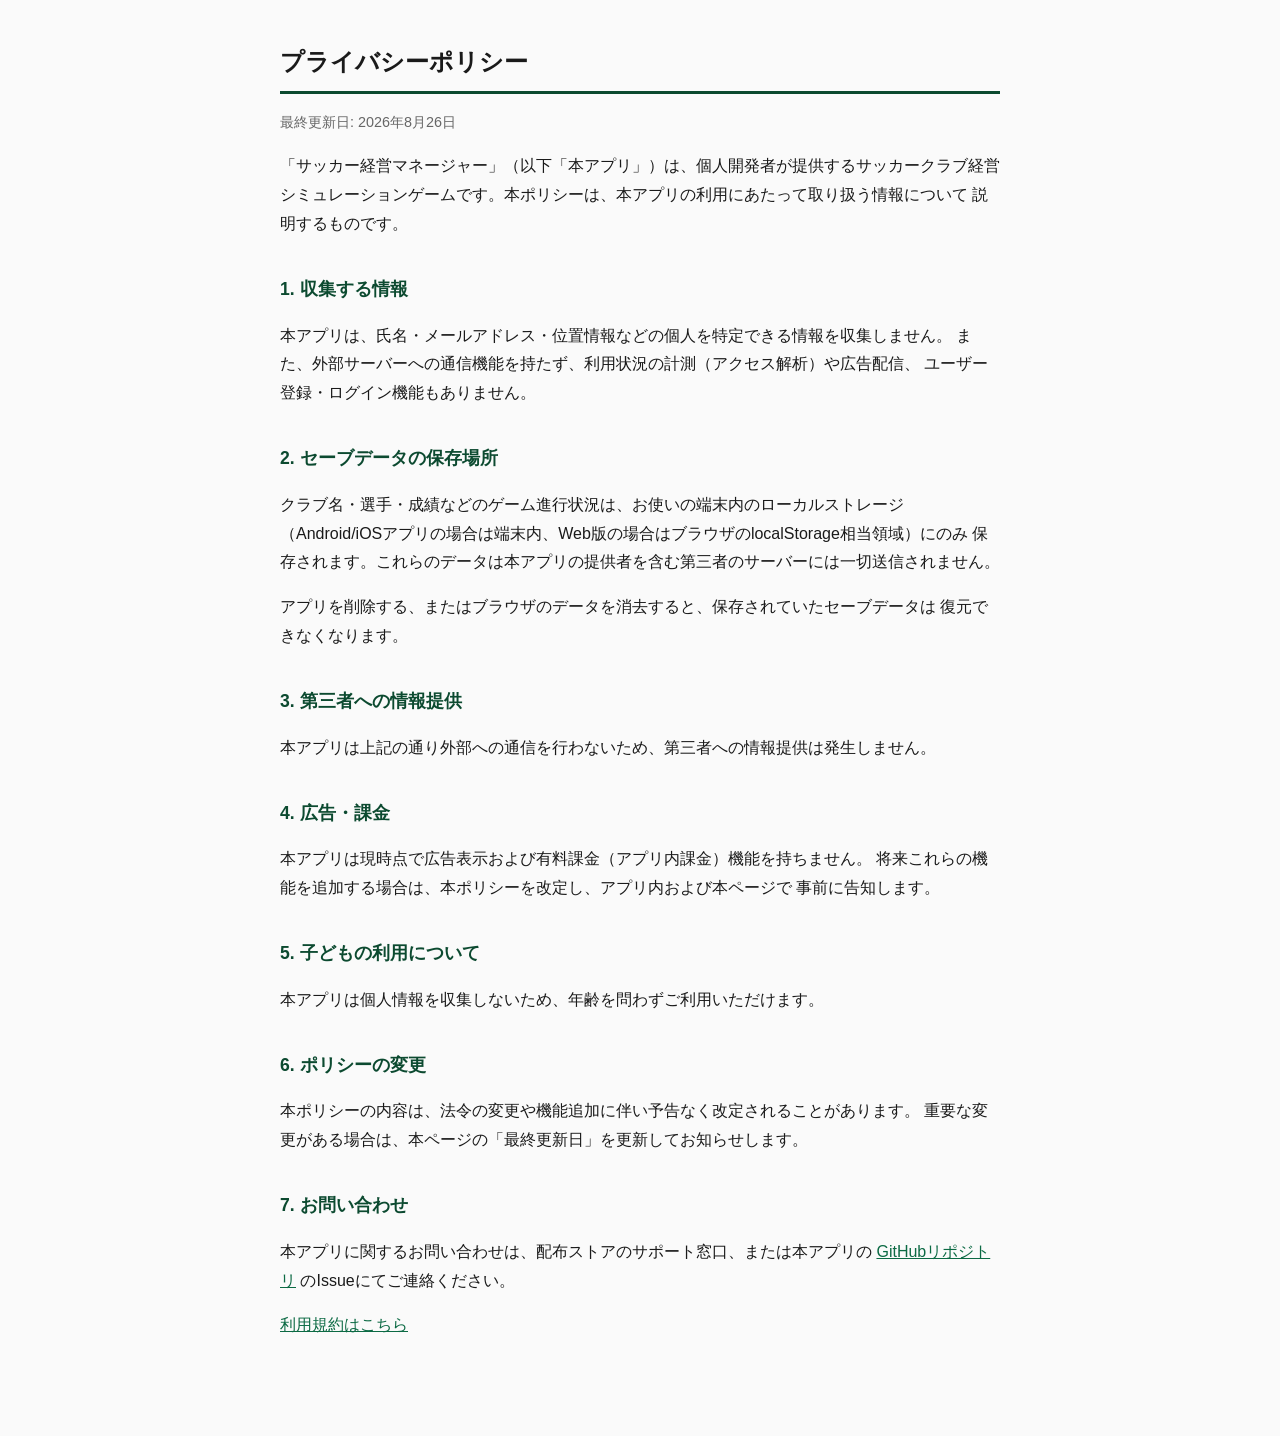
<file: PJT003-soccer-manager/legal/privacy.html>
<!doctype html>
<html lang="ja">
<head>
<meta charset="utf-8">
<meta name="viewport" content="width=device-width, initial-scale=1">
<title>プライバシーポリシー | サッカー経営マネージャー</title>
<style>
  body { font-family: -apple-system, BlinkMacSystemFont, "Hiragino Sans", "Yu Gothic", sans-serif; line-height: 1.8; max-width: 720px; margin: 0 auto; padding: 24px 20px 80px; color: #1a1a1a; background: #fafafa; }
  h1 { font-size: 1.5rem; border-bottom: 3px solid #0c4a30; padding-bottom: 8px; }
  h2 { font-size: 1.1rem; margin-top: 2em; color: #0c4a30; }
  .updated { color: #666; font-size: 0.9rem; }
  ul { padding-left: 1.4em; }
  a { color: #0c6a44; }
</style>
</head>
<body>
<h1>プライバシーポリシー</h1>
<p class="updated">最終更新日: 2026年8月26日</p>

<p>
「サッカー経営マネージャー」（以下「本アプリ」）は、個人開発者が提供するサッカークラブ経営
シミュレーションゲームです。本ポリシーは、本アプリの利用にあたって取り扱う情報について
説明するものです。
</p>

<h2>1. 収集する情報</h2>
<p>
本アプリは、氏名・メールアドレス・位置情報などの個人を特定できる情報を収集しません。
また、外部サーバーへの通信機能を持たず、利用状況の計測（アクセス解析）や広告配信、
ユーザー登録・ログイン機能もありません。
</p>

<h2>2. セーブデータの保存場所</h2>
<p>
クラブ名・選手・成績などのゲーム進行状況は、お使いの端末内のローカルストレージ
（Android/iOSアプリの場合は端末内、Web版の場合はブラウザのlocalStorage相当領域）にのみ
保存されます。これらのデータは本アプリの提供者を含む第三者のサーバーには一切送信されません。
</p>
<p>
アプリを削除する、またはブラウザのデータを消去すると、保存されていたセーブデータは
復元できなくなります。
</p>

<h2>3. 第三者への情報提供</h2>
<p>
本アプリは上記の通り外部への通信を行わないため、第三者への情報提供は発生しません。
</p>

<h2>4. 広告・課金</h2>
<p>
本アプリは現時点で広告表示および有料課金（アプリ内課金）機能を持ちません。
将来これらの機能を追加する場合は、本ポリシーを改定し、アプリ内および本ページで
事前に告知します。
</p>

<h2>5. 子どもの利用について</h2>
<p>
本アプリは個人情報を収集しないため、年齢を問わずご利用いただけます。
</p>

<h2>6. ポリシーの変更</h2>
<p>
本ポリシーの内容は、法令の変更や機能追加に伴い予告なく改定されることがあります。
重要な変更がある場合は、本ページの「最終更新日」を更新してお知らせします。
</p>

<h2>7. お問い合わせ</h2>
<p>
本アプリに関するお問い合わせは、配布ストアのサポート窓口、または本アプリの
<a href="https://github.com/nami0817kk-arch/kabu-agari-ranking">GitHubリポジトリ</a>
のIssueにてご連絡ください。
</p>

<p><a href="./terms.html">利用規約はこちら</a></p>
</body>
</html>
</file>
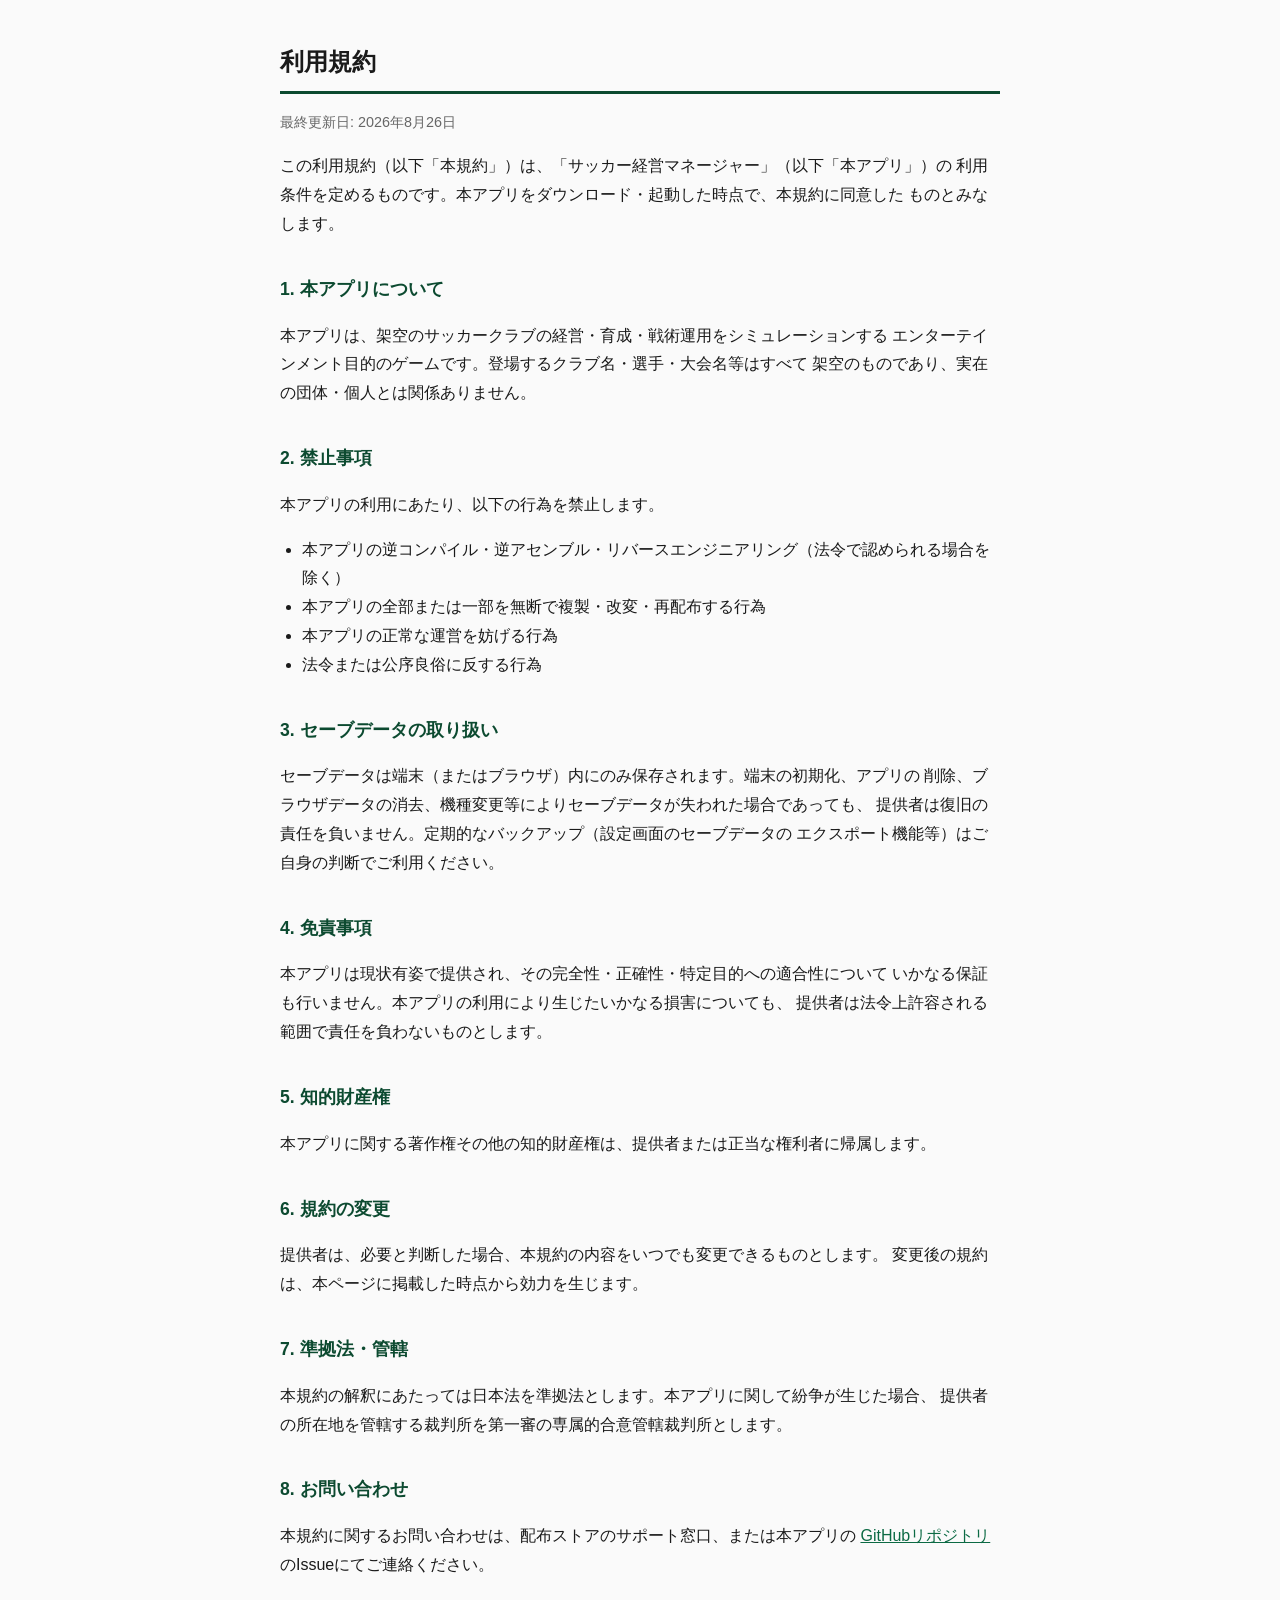
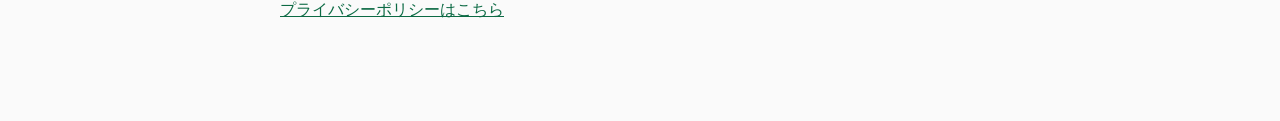
<file: PJT003-soccer-manager/legal/terms.html>
<!doctype html>
<html lang="ja">
<head>
<meta charset="utf-8">
<meta name="viewport" content="width=device-width, initial-scale=1">
<title>利用規約 | サッカー経営マネージャー</title>
<style>
  body { font-family: -apple-system, BlinkMacSystemFont, "Hiragino Sans", "Yu Gothic", sans-serif; line-height: 1.8; max-width: 720px; margin: 0 auto; padding: 24px 20px 80px; color: #1a1a1a; background: #fafafa; }
  h1 { font-size: 1.5rem; border-bottom: 3px solid #0c4a30; padding-bottom: 8px; }
  h2 { font-size: 1.1rem; margin-top: 2em; color: #0c4a30; }
  .updated { color: #666; font-size: 0.9rem; }
  ul { padding-left: 1.4em; }
  a { color: #0c6a44; }
</style>
</head>
<body>
<h1>利用規約</h1>
<p class="updated">最終更新日: 2026年8月26日</p>

<p>
この利用規約（以下「本規約」）は、「サッカー経営マネージャー」（以下「本アプリ」）の
利用条件を定めるものです。本アプリをダウンロード・起動した時点で、本規約に同意した
ものとみなします。
</p>

<h2>1. 本アプリについて</h2>
<p>
本アプリは、架空のサッカークラブの経営・育成・戦術運用をシミュレーションする
エンターテインメント目的のゲームです。登場するクラブ名・選手・大会名等はすべて
架空のものであり、実在の団体・個人とは関係ありません。
</p>

<h2>2. 禁止事項</h2>
<p>本アプリの利用にあたり、以下の行為を禁止します。</p>
<ul>
  <li>本アプリの逆コンパイル・逆アセンブル・リバースエンジニアリング（法令で認められる場合を除く）</li>
  <li>本アプリの全部または一部を無断で複製・改変・再配布する行為</li>
  <li>本アプリの正常な運営を妨げる行為</li>
  <li>法令または公序良俗に反する行為</li>
</ul>

<h2>3. セーブデータの取り扱い</h2>
<p>
セーブデータは端末（またはブラウザ）内にのみ保存されます。端末の初期化、アプリの
削除、ブラウザデータの消去、機種変更等によりセーブデータが失われた場合であっても、
提供者は復旧の責任を負いません。定期的なバックアップ（設定画面のセーブデータの
エクスポート機能等）はご自身の判断でご利用ください。
</p>

<h2>4. 免責事項</h2>
<p>
本アプリは現状有姿で提供され、その完全性・正確性・特定目的への適合性について
いかなる保証も行いません。本アプリの利用により生じたいかなる損害についても、
提供者は法令上許容される範囲で責任を負わないものとします。
</p>

<h2>5. 知的財産権</h2>
<p>
本アプリに関する著作権その他の知的財産権は、提供者または正当な権利者に帰属します。
</p>

<h2>6. 規約の変更</h2>
<p>
提供者は、必要と判断した場合、本規約の内容をいつでも変更できるものとします。
変更後の規約は、本ページに掲載した時点から効力を生じます。
</p>

<h2>7. 準拠法・管轄</h2>
<p>
本規約の解釈にあたっては日本法を準拠法とします。本アプリに関して紛争が生じた場合、
提供者の所在地を管轄する裁判所を第一審の専属的合意管轄裁判所とします。
</p>

<h2>8. お問い合わせ</h2>
<p>
本規約に関するお問い合わせは、配布ストアのサポート窓口、または本アプリの
<a href="https://github.com/nami0817kk-arch/kabu-agari-ranking">GitHubリポジトリ</a>
のIssueにてご連絡ください。
</p>

<p><a href="./privacy.html">プライバシーポリシーはこちら</a></p>
</body>
</html>
</file>
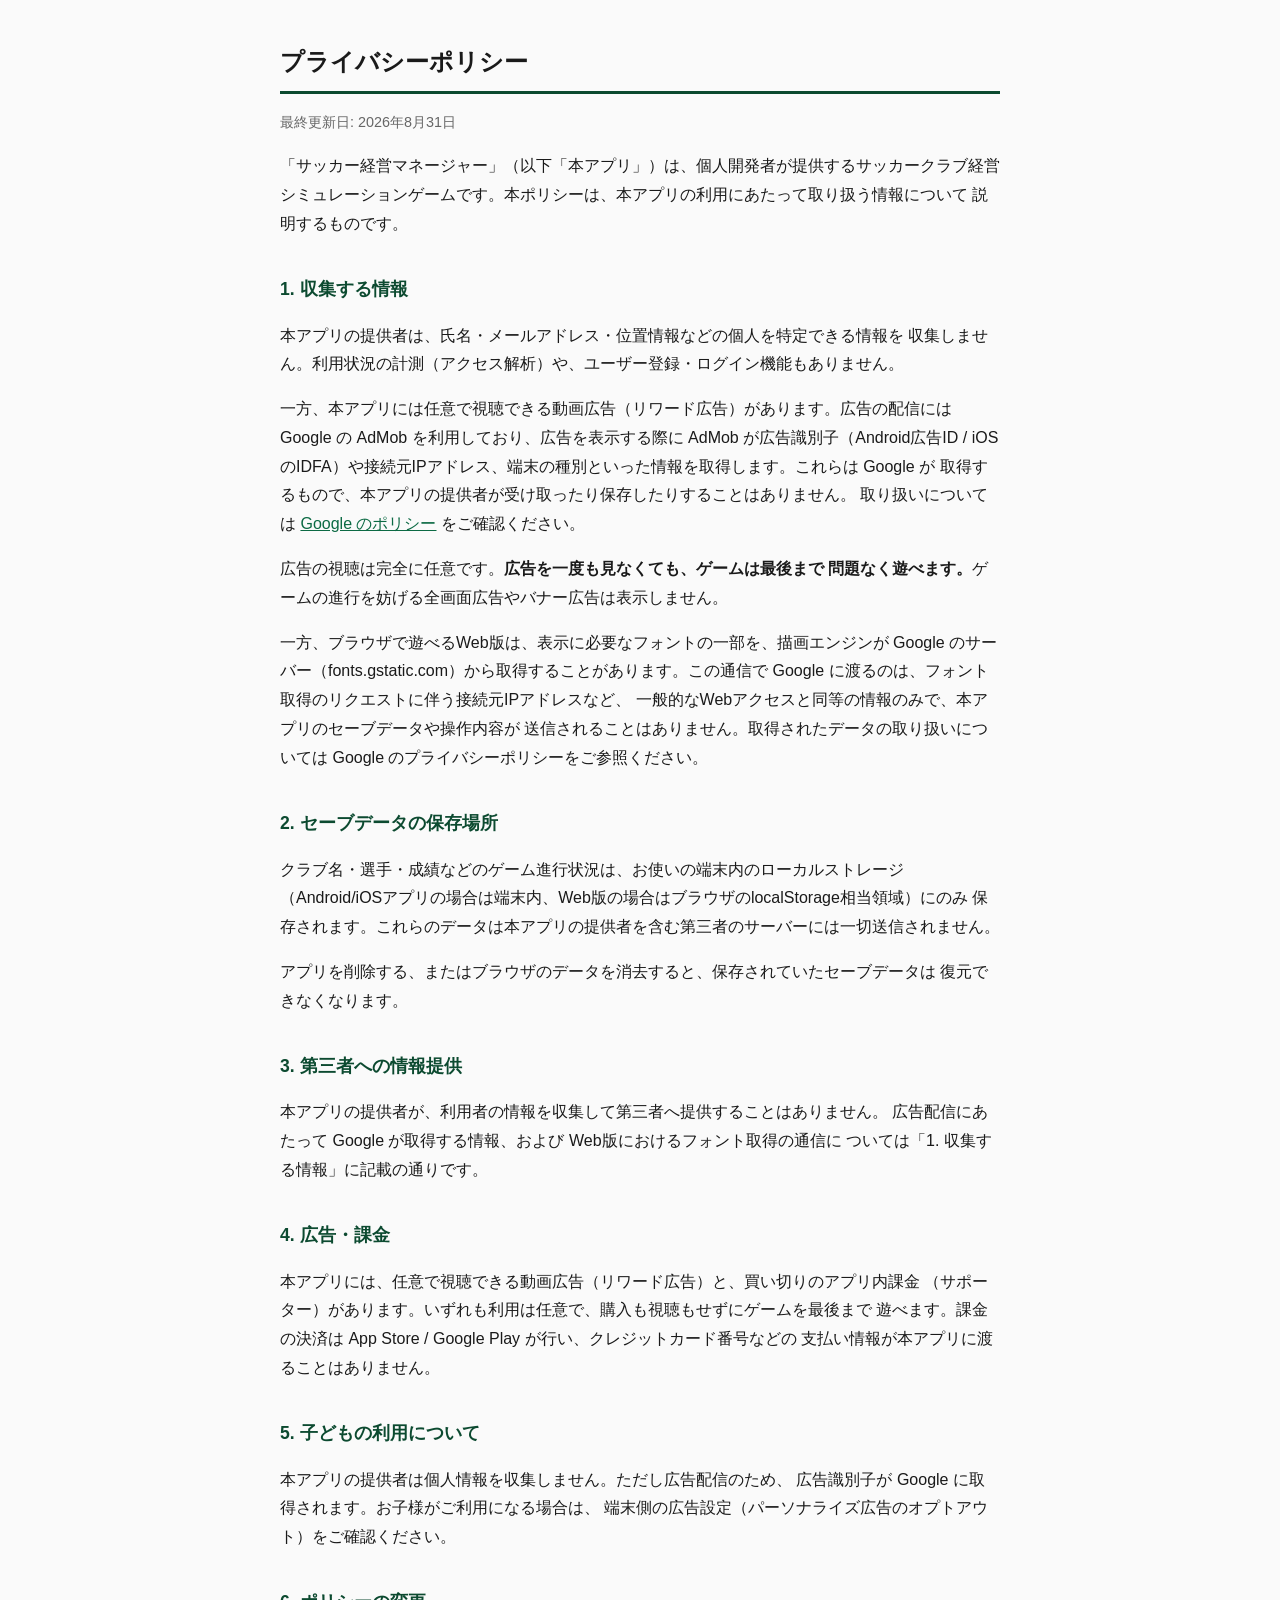
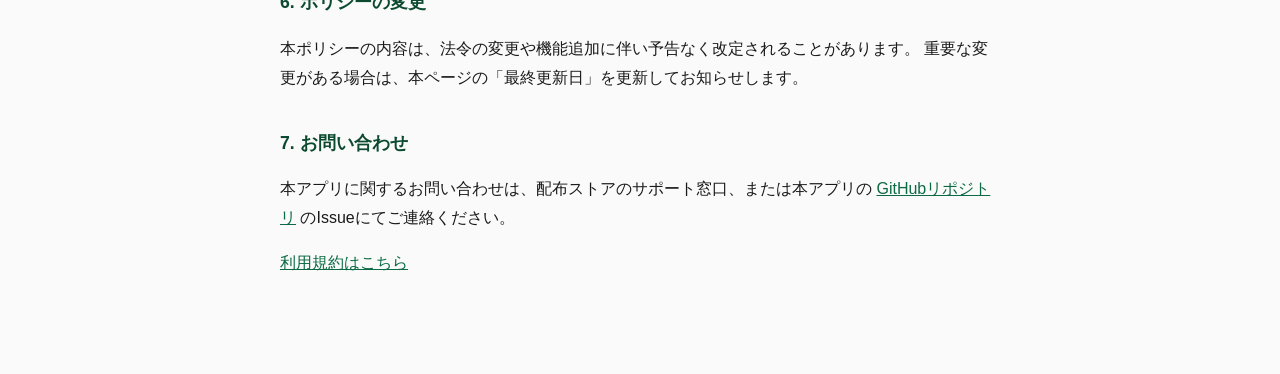
<file: projects/PJT003-soccer-manager/legal/privacy.html>
<!doctype html>
<html lang="ja">
<head>
<meta charset="utf-8">
<meta name="viewport" content="width=device-width, initial-scale=1">
<title>プライバシーポリシー | サッカー経営マネージャー</title>
<style>
  body { font-family: -apple-system, BlinkMacSystemFont, "Hiragino Sans", "Yu Gothic", sans-serif; line-height: 1.8; max-width: 720px; margin: 0 auto; padding: 24px 20px 80px; color: #1a1a1a; background: #fafafa; }
  h1 { font-size: 1.5rem; border-bottom: 3px solid #0c4a30; padding-bottom: 8px; }
  h2 { font-size: 1.1rem; margin-top: 2em; color: #0c4a30; }
  .updated { color: #666; font-size: 0.9rem; }
  ul { padding-left: 1.4em; }
  a { color: #0c6a44; }
</style>
</head>
<body>
<h1>プライバシーポリシー</h1>
<p class="updated">最終更新日: 2026年8月31日</p>

<p>
「サッカー経営マネージャー」（以下「本アプリ」）は、個人開発者が提供するサッカークラブ経営
シミュレーションゲームです。本ポリシーは、本アプリの利用にあたって取り扱う情報について
説明するものです。
</p>

<h2>1. 収集する情報</h2>
<p>
本アプリの提供者は、氏名・メールアドレス・位置情報などの個人を特定できる情報を
収集しません。利用状況の計測（アクセス解析）や、ユーザー登録・ログイン機能もありません。
</p>
<p>
一方、本アプリには任意で視聴できる動画広告（リワード広告）があります。広告の配信には
Google の AdMob を利用しており、広告を表示する際に AdMob が広告識別子（Android広告ID /
iOSのIDFA）や接続元IPアドレス、端末の種別といった情報を取得します。これらは Google が
取得するもので、本アプリの提供者が受け取ったり保存したりすることはありません。
取り扱いについては
<a href="https://policies.google.com/technologies/partner-sites">Google のポリシー</a>
をご確認ください。
</p>
<p>
広告の視聴は完全に任意です。<strong>広告を一度も見なくても、ゲームは最後まで
問題なく遊べます。</strong>ゲームの進行を妨げる全画面広告やバナー広告は表示しません。
</p>
<p>
一方、ブラウザで遊べるWeb版は、表示に必要なフォントの一部を、描画エンジンが
Google のサーバー（fonts.gstatic.com）から取得することがあります。この通信で
Google に渡るのは、フォント取得のリクエストに伴う接続元IPアドレスなど、
一般的なWebアクセスと同等の情報のみで、本アプリのセーブデータや操作内容が
送信されることはありません。取得されたデータの取り扱いについては
Google のプライバシーポリシーをご参照ください。
</p>

<h2>2. セーブデータの保存場所</h2>
<p>
クラブ名・選手・成績などのゲーム進行状況は、お使いの端末内のローカルストレージ
（Android/iOSアプリの場合は端末内、Web版の場合はブラウザのlocalStorage相当領域）にのみ
保存されます。これらのデータは本アプリの提供者を含む第三者のサーバーには一切送信されません。
</p>
<p>
アプリを削除する、またはブラウザのデータを消去すると、保存されていたセーブデータは
復元できなくなります。
</p>

<h2>3. 第三者への情報提供</h2>
<p>
本アプリの提供者が、利用者の情報を収集して第三者へ提供することはありません。
広告配信にあたって Google が取得する情報、および Web版におけるフォント取得の通信に
ついては「1. 収集する情報」に記載の通りです。
</p>

<h2>4. 広告・課金</h2>
<p>
本アプリには、任意で視聴できる動画広告（リワード広告）と、買い切りのアプリ内課金
（サポーター）があります。いずれも利用は任意で、購入も視聴もせずにゲームを最後まで
遊べます。課金の決済は App Store / Google Play が行い、クレジットカード番号などの
支払い情報が本アプリに渡ることはありません。
</p>

<h2>5. 子どもの利用について</h2>
<p>
本アプリの提供者は個人情報を収集しません。ただし広告配信のため、
広告識別子が Google に取得されます。お子様がご利用になる場合は、
端末側の広告設定（パーソナライズ広告のオプトアウト）をご確認ください。
</p>

<h2>6. ポリシーの変更</h2>
<p>
本ポリシーの内容は、法令の変更や機能追加に伴い予告なく改定されることがあります。
重要な変更がある場合は、本ページの「最終更新日」を更新してお知らせします。
</p>

<h2>7. お問い合わせ</h2>
<p>
本アプリに関するお問い合わせは、配布ストアのサポート窓口、または本アプリの
<a href="https://github.com/nami0817kk-arch/claude-code-dev">GitHubリポジトリ</a>
のIssueにてご連絡ください。
</p>

<p><a href="./terms.html">利用規約はこちら</a></p>
</body>
</html>
</file>
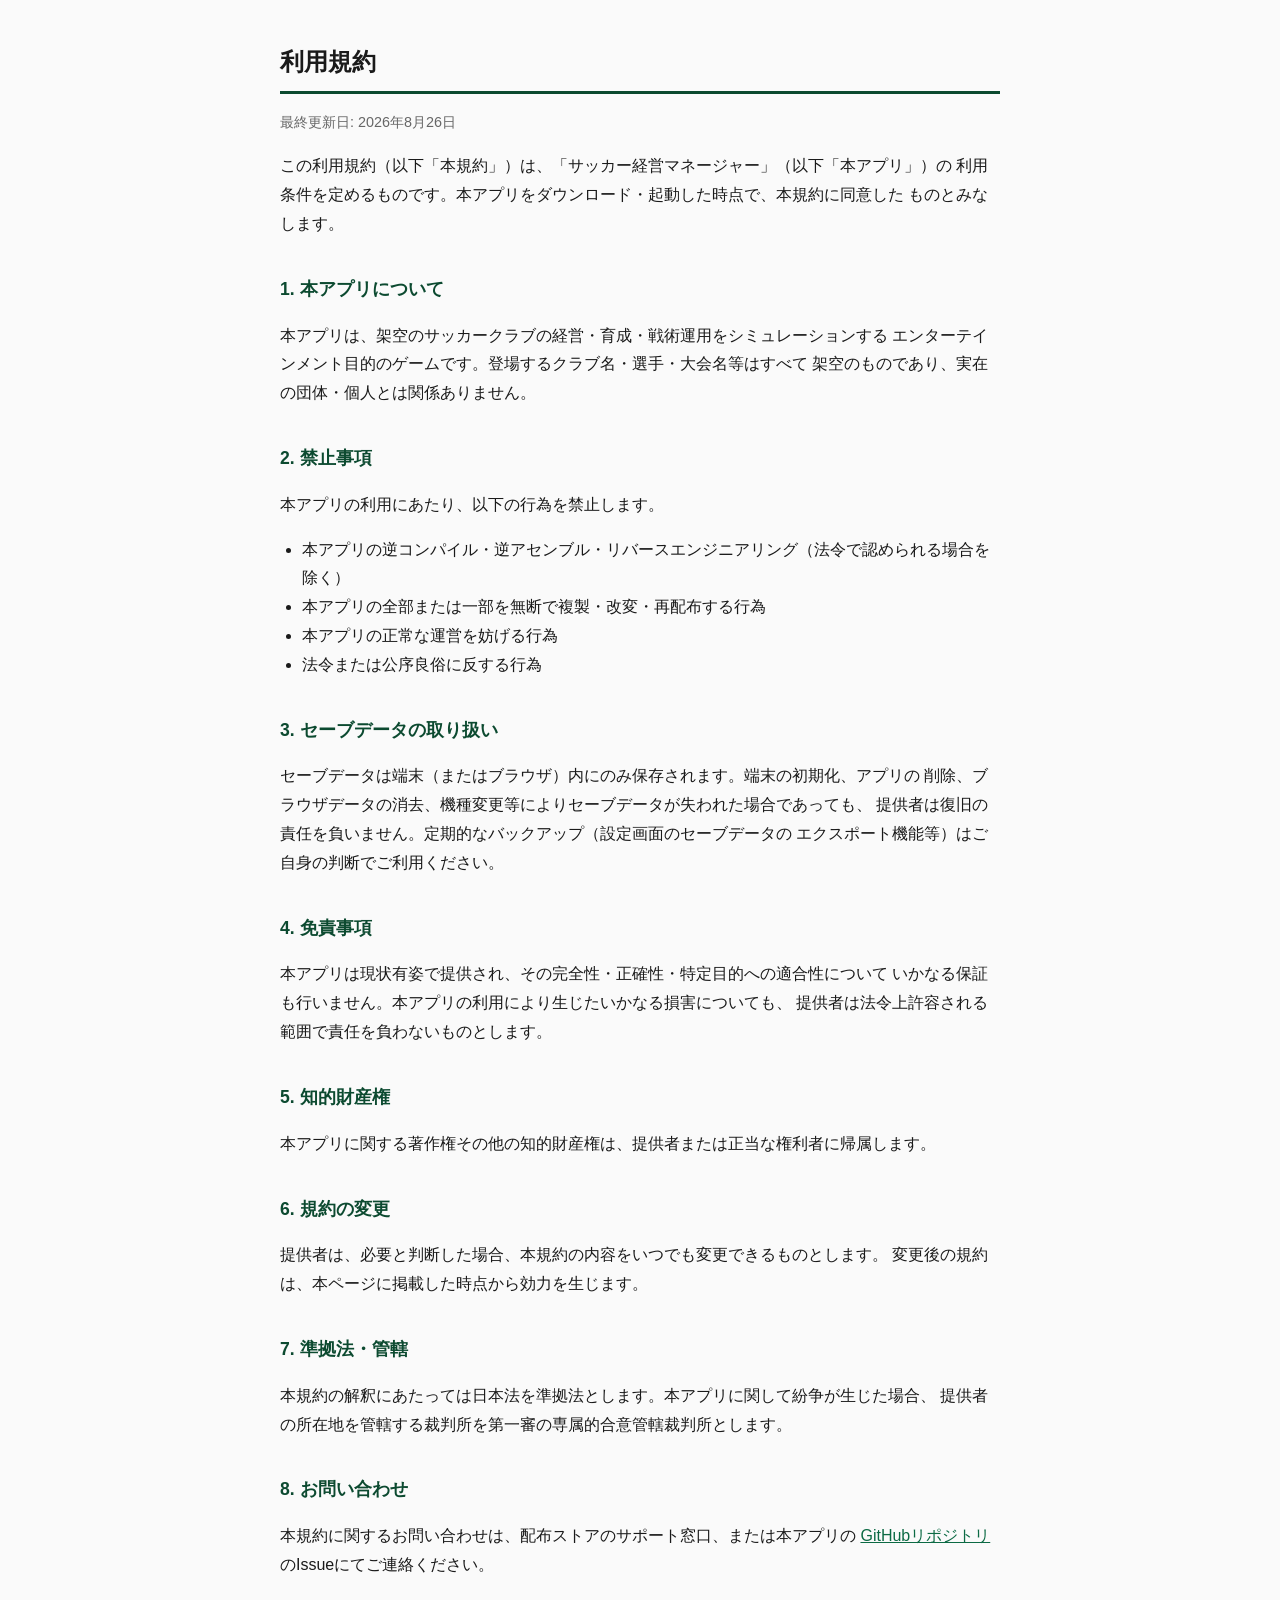
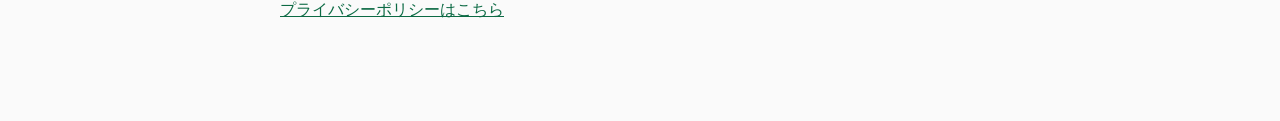
<file: projects/PJT003-soccer-manager/legal/terms.html>
<!doctype html>
<html lang="ja">
<head>
<meta charset="utf-8">
<meta name="viewport" content="width=device-width, initial-scale=1">
<title>利用規約 | サッカー経営マネージャー</title>
<style>
  body { font-family: -apple-system, BlinkMacSystemFont, "Hiragino Sans", "Yu Gothic", sans-serif; line-height: 1.8; max-width: 720px; margin: 0 auto; padding: 24px 20px 80px; color: #1a1a1a; background: #fafafa; }
  h1 { font-size: 1.5rem; border-bottom: 3px solid #0c4a30; padding-bottom: 8px; }
  h2 { font-size: 1.1rem; margin-top: 2em; color: #0c4a30; }
  .updated { color: #666; font-size: 0.9rem; }
  ul { padding-left: 1.4em; }
  a { color: #0c6a44; }
</style>
</head>
<body>
<h1>利用規約</h1>
<p class="updated">最終更新日: 2026年8月26日</p>

<p>
この利用規約（以下「本規約」）は、「サッカー経営マネージャー」（以下「本アプリ」）の
利用条件を定めるものです。本アプリをダウンロード・起動した時点で、本規約に同意した
ものとみなします。
</p>

<h2>1. 本アプリについて</h2>
<p>
本アプリは、架空のサッカークラブの経営・育成・戦術運用をシミュレーションする
エンターテインメント目的のゲームです。登場するクラブ名・選手・大会名等はすべて
架空のものであり、実在の団体・個人とは関係ありません。
</p>

<h2>2. 禁止事項</h2>
<p>本アプリの利用にあたり、以下の行為を禁止します。</p>
<ul>
  <li>本アプリの逆コンパイル・逆アセンブル・リバースエンジニアリング（法令で認められる場合を除く）</li>
  <li>本アプリの全部または一部を無断で複製・改変・再配布する行為</li>
  <li>本アプリの正常な運営を妨げる行為</li>
  <li>法令または公序良俗に反する行為</li>
</ul>

<h2>3. セーブデータの取り扱い</h2>
<p>
セーブデータは端末（またはブラウザ）内にのみ保存されます。端末の初期化、アプリの
削除、ブラウザデータの消去、機種変更等によりセーブデータが失われた場合であっても、
提供者は復旧の責任を負いません。定期的なバックアップ（設定画面のセーブデータの
エクスポート機能等）はご自身の判断でご利用ください。
</p>

<h2>4. 免責事項</h2>
<p>
本アプリは現状有姿で提供され、その完全性・正確性・特定目的への適合性について
いかなる保証も行いません。本アプリの利用により生じたいかなる損害についても、
提供者は法令上許容される範囲で責任を負わないものとします。
</p>

<h2>5. 知的財産権</h2>
<p>
本アプリに関する著作権その他の知的財産権は、提供者または正当な権利者に帰属します。
</p>

<h2>6. 規約の変更</h2>
<p>
提供者は、必要と判断した場合、本規約の内容をいつでも変更できるものとします。
変更後の規約は、本ページに掲載した時点から効力を生じます。
</p>

<h2>7. 準拠法・管轄</h2>
<p>
本規約の解釈にあたっては日本法を準拠法とします。本アプリに関して紛争が生じた場合、
提供者の所在地を管轄する裁判所を第一審の専属的合意管轄裁判所とします。
</p>

<h2>8. お問い合わせ</h2>
<p>
本規約に関するお問い合わせは、配布ストアのサポート窓口、または本アプリの
<a href="https://github.com/nami0817kk-arch/claude-code-dev">GitHubリポジトリ</a>
のIssueにてご連絡ください。
</p>

<p><a href="./privacy.html">プライバシーポリシーはこちら</a></p>
</body>
</html>
</file>
